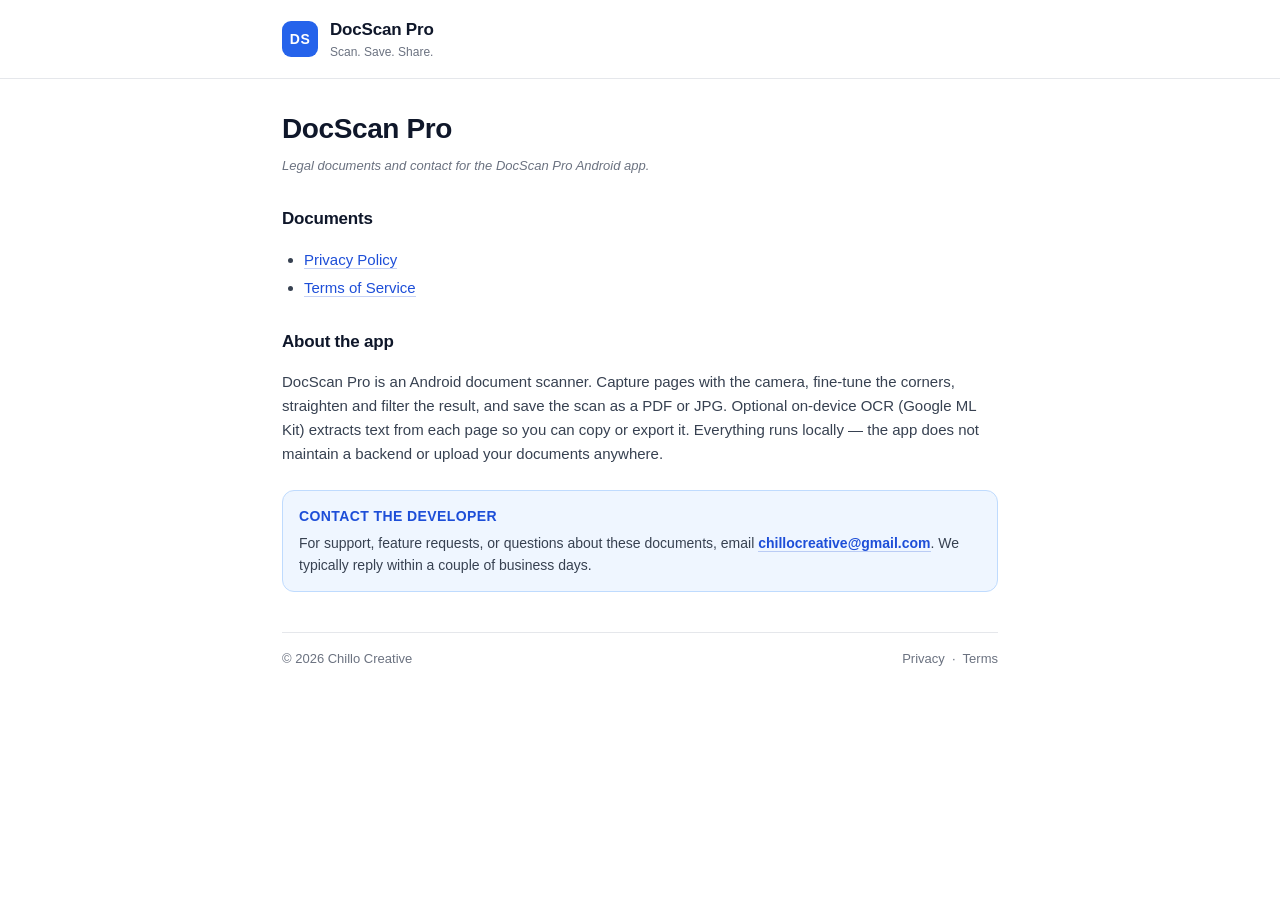
<file: docs/index.html>
<!DOCTYPE html>
<html lang="en">
<head>
  <meta charset="utf-8" />
  <meta name="viewport" content="width=device-width, initial-scale=1" />
  <title>DocScan Pro — legal</title>
  <meta name="description" content="DocScan Pro — Android document scanner. Privacy policy and terms of service." />
  <link rel="stylesheet" href="style.css" />
</head>
<body>
<header class="brand">
  <div class="inner">
    <div class="logo">DS</div>
    <h1>DocScan Pro<small>Scan. Save. Share.</small></h1>
  </div>
</header>
<main>
  <h1 class="page-title">DocScan Pro</h1>
  <p class="lead">Legal documents and contact for the DocScan Pro Android app.</p>

  <h2>Documents</h2>
  <ul>
    <li><a href="privacy.html">Privacy Policy</a></li>
    <li><a href="terms.html">Terms of Service</a></li>
  </ul>

  <h2>About the app</h2>
  <p>
    DocScan Pro is an Android document scanner. Capture pages with the
    camera, fine-tune the corners, straighten and filter the result, and
    save the scan as a PDF or JPG. Optional on-device OCR (Google ML Kit)
    extracts text from each page so you can copy or export it. Everything
    runs locally — the app does not maintain a backend or upload your
    documents anywhere.
  </p>

  <div class="contact-card">
    <h3>Contact the developer</h3>
    <p>
      For support, feature requests, or questions about these documents,
      email <a href="mailto:chillocreative@gmail.com">chillocreative@gmail.com</a>.
      We typically reply within a couple of business days.
    </p>
  </div>

  <footer class="app-foot">
    <span>&copy; 2026 Chillo Creative</span>
    <span>
      <a href="privacy.html">Privacy</a> &nbsp;·&nbsp;
      <a href="terms.html">Terms</a>
    </span>
  </footer>
</main>
</body>
</html>
</file>
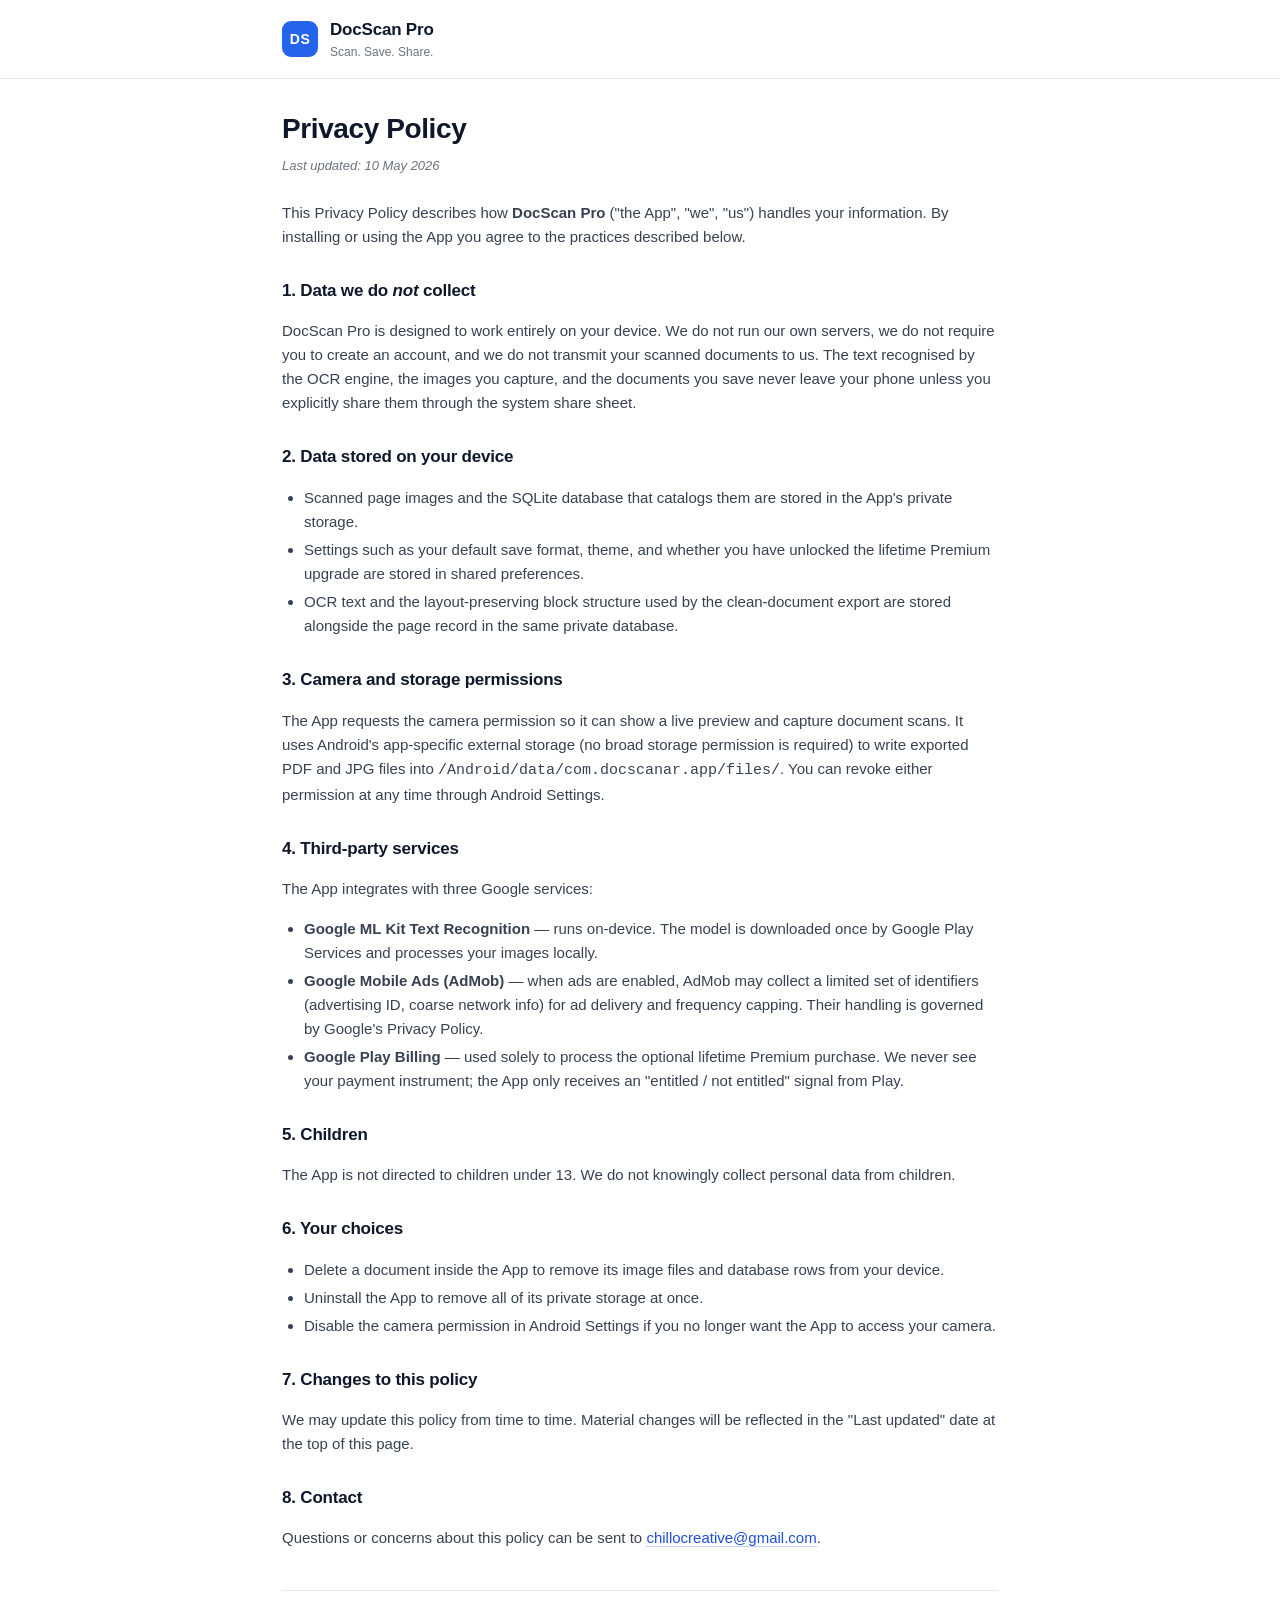
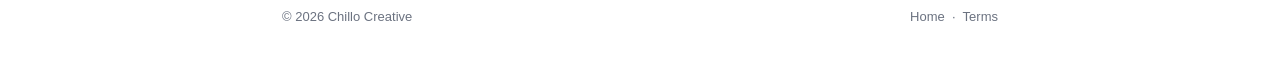
<file: docs/privacy.html>
<!DOCTYPE html>
<html lang="en">
<head>
  <meta charset="utf-8" />
  <meta name="viewport" content="width=device-width, initial-scale=1" />
  <title>DocScan Pro — Privacy Policy</title>
  <meta name="description" content="Privacy policy for the DocScan Pro Android app." />
  <link rel="stylesheet" href="style.css" />
</head>
<body>
<header class="brand">
  <div class="inner">
    <div class="logo">DS</div>
    <h1>DocScan Pro<small>Scan. Save. Share.</small></h1>
  </div>
</header>
<main>
  <h1 class="page-title">Privacy Policy</h1>
  <p class="lead">Last updated: 10 May 2026</p>

  <p>
    This Privacy Policy describes how <strong>DocScan Pro</strong>
    ("the App", "we", "us") handles your information. By installing
    or using the App you agree to the practices described below.
  </p>

  <h2>1. Data we do <em>not</em> collect</h2>
  <p>
    DocScan Pro is designed to work entirely on your device. We do not
    run our own servers, we do not require you to create an account,
    and we do not transmit your scanned documents to us. The text
    recognised by the OCR engine, the images you capture, and the
    documents you save never leave your phone unless you explicitly
    share them through the system share sheet.
  </p>

  <h2>2. Data stored on your device</h2>
  <ul>
    <li>
      Scanned page images and the SQLite database that catalogs them
      are stored in the App's private storage.
    </li>
    <li>
      Settings such as your default save format, theme, and whether
      you have unlocked the lifetime Premium upgrade are stored in
      shared preferences.
    </li>
    <li>
      OCR text and the layout-preserving block structure used by the
      clean-document export are stored alongside the page record in
      the same private database.
    </li>
  </ul>

  <h2>3. Camera and storage permissions</h2>
  <p>
    The App requests the camera permission so it can show a live
    preview and capture document scans. It uses Android's app-specific
    external storage (no broad storage permission is required) to
    write exported PDF and JPG files into
    <code>/Android/data/com.docscanar.app/files/</code>. You can
    revoke either permission at any time through Android Settings.
  </p>

  <h2>4. Third-party services</h2>
  <p>
    The App integrates with three Google services:
  </p>
  <ul>
    <li>
      <strong>Google ML Kit Text Recognition</strong> — runs on-device.
      The model is downloaded once by Google Play Services and
      processes your images locally.
    </li>
    <li>
      <strong>Google Mobile Ads (AdMob)</strong> — when ads are
      enabled, AdMob may collect a limited set of identifiers
      (advertising ID, coarse network info) for ad delivery and
      frequency capping. Their handling is governed by Google's
      Privacy Policy.
    </li>
    <li>
      <strong>Google Play Billing</strong> — used solely to process
      the optional lifetime Premium purchase. We never see your
      payment instrument; the App only receives an
      "entitled / not entitled" signal from Play.
    </li>
  </ul>

  <h2>5. Children</h2>
  <p>
    The App is not directed to children under 13. We do not knowingly
    collect personal data from children.
  </p>

  <h2>6. Your choices</h2>
  <ul>
    <li>
      Delete a document inside the App to remove its image files and
      database rows from your device.
    </li>
    <li>
      Uninstall the App to remove all of its private storage at once.
    </li>
    <li>
      Disable the camera permission in Android Settings if you no
      longer want the App to access your camera.
    </li>
  </ul>

  <h2>7. Changes to this policy</h2>
  <p>
    We may update this policy from time to time. Material changes
    will be reflected in the "Last updated" date at the top of this
    page.
  </p>

  <h2>8. Contact</h2>
  <p>
    Questions or concerns about this policy can be sent to
    <a href="mailto:chillocreative@gmail.com">chillocreative@gmail.com</a>.
  </p>

  <footer class="app-foot">
    <span>&copy; 2026 Chillo Creative</span>
    <span>
      <a href="index.html">Home</a> &nbsp;·&nbsp;
      <a href="terms.html">Terms</a>
    </span>
  </footer>
</main>
</body>
</html>
</file>
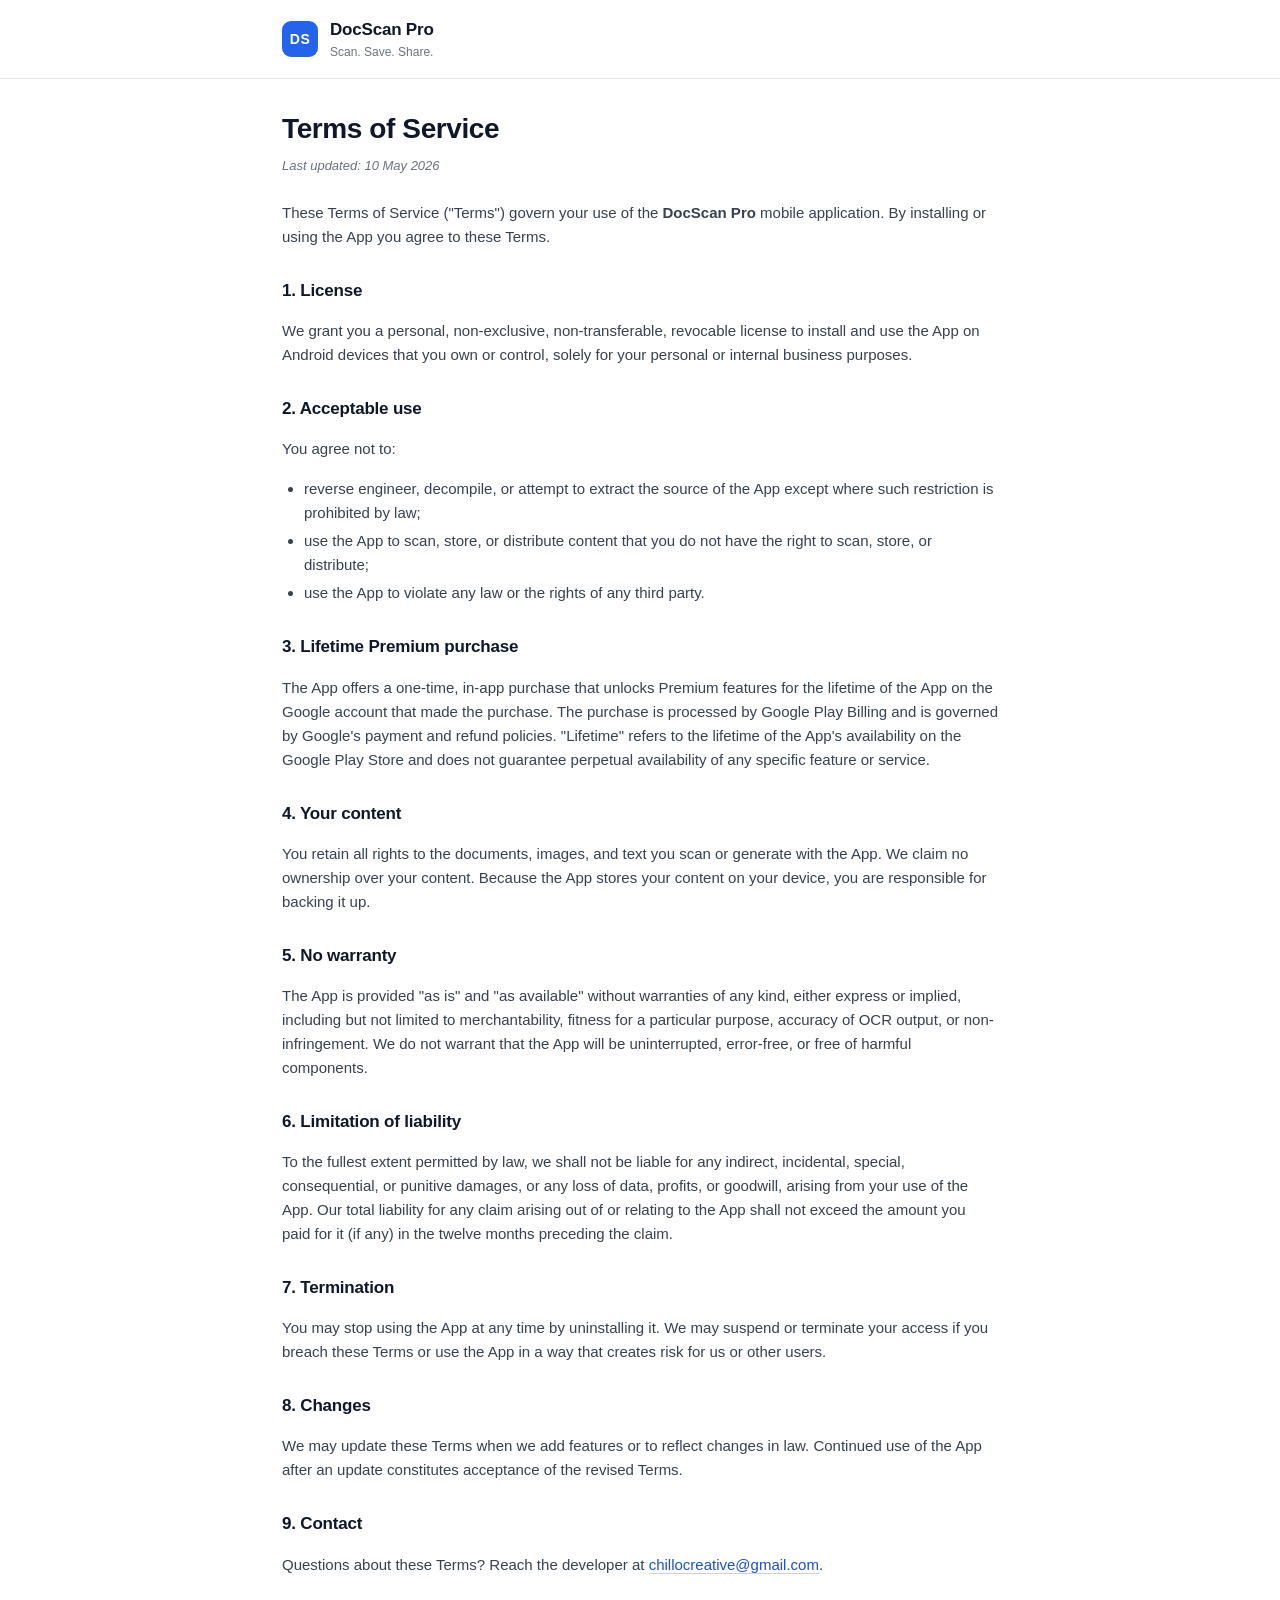
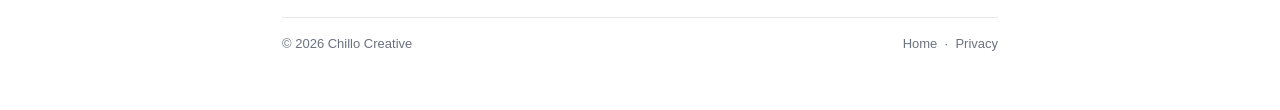
<file: docs/terms.html>
<!DOCTYPE html>
<html lang="en">
<head>
  <meta charset="utf-8" />
  <meta name="viewport" content="width=device-width, initial-scale=1" />
  <title>DocScan Pro — Terms of Service</title>
  <meta name="description" content="Terms of service for the DocScan Pro Android app." />
  <link rel="stylesheet" href="style.css" />
</head>
<body>
<header class="brand">
  <div class="inner">
    <div class="logo">DS</div>
    <h1>DocScan Pro<small>Scan. Save. Share.</small></h1>
  </div>
</header>
<main>
  <h1 class="page-title">Terms of Service</h1>
  <p class="lead">Last updated: 10 May 2026</p>

  <p>
    These Terms of Service ("Terms") govern your use of the
    <strong>DocScan Pro</strong> mobile application. By installing or
    using the App you agree to these Terms.
  </p>

  <h2>1. License</h2>
  <p>
    We grant you a personal, non-exclusive, non-transferable, revocable
    license to install and use the App on Android devices that you
    own or control, solely for your personal or internal business
    purposes.
  </p>

  <h2>2. Acceptable use</h2>
  <p>
    You agree not to:
  </p>
  <ul>
    <li>
      reverse engineer, decompile, or attempt to extract the source
      of the App except where such restriction is prohibited by law;
    </li>
    <li>
      use the App to scan, store, or distribute content that you do
      not have the right to scan, store, or distribute;
    </li>
    <li>
      use the App to violate any law or the rights of any third party.
    </li>
  </ul>

  <h2>3. Lifetime Premium purchase</h2>
  <p>
    The App offers a one-time, in-app purchase that unlocks Premium
    features for the lifetime of the App on the Google account that
    made the purchase. The purchase is processed by Google Play
    Billing and is governed by Google's payment and refund policies.
    "Lifetime" refers to the lifetime of the App's availability on
    the Google Play Store and does not guarantee perpetual
    availability of any specific feature or service.
  </p>

  <h2>4. Your content</h2>
  <p>
    You retain all rights to the documents, images, and text you scan
    or generate with the App. We claim no ownership over your content.
    Because the App stores your content on your device, you are
    responsible for backing it up.
  </p>

  <h2>5. No warranty</h2>
  <p>
    The App is provided "as is" and "as available" without warranties
    of any kind, either express or implied, including but not limited
    to merchantability, fitness for a particular purpose, accuracy of
    OCR output, or non-infringement. We do not warrant that the App
    will be uninterrupted, error-free, or free of harmful components.
  </p>

  <h2>6. Limitation of liability</h2>
  <p>
    To the fullest extent permitted by law, we shall not be liable
    for any indirect, incidental, special, consequential, or punitive
    damages, or any loss of data, profits, or goodwill, arising from
    your use of the App. Our total liability for any claim arising
    out of or relating to the App shall not exceed the amount you
    paid for it (if any) in the twelve months preceding the claim.
  </p>

  <h2>7. Termination</h2>
  <p>
    You may stop using the App at any time by uninstalling it. We may
    suspend or terminate your access if you breach these Terms or use
    the App in a way that creates risk for us or other users.
  </p>

  <h2>8. Changes</h2>
  <p>
    We may update these Terms when we add features or to reflect
    changes in law. Continued use of the App after an update
    constitutes acceptance of the revised Terms.
  </p>

  <h2>9. Contact</h2>
  <p>
    Questions about these Terms? Reach the developer at
    <a href="mailto:chillocreative@gmail.com">chillocreative@gmail.com</a>.
  </p>

  <footer class="app-foot">
    <span>&copy; 2026 Chillo Creative</span>
    <span>
      <a href="index.html">Home</a> &nbsp;·&nbsp;
      <a href="privacy.html">Privacy</a>
    </span>
  </footer>
</main>
</body>
</html>
</file>
<file: docs/style.css>
/* Shared style for the hosted DocScan Pro legal pages.
   Designed for legibility on phones (Play Console reviewers usually
   open these on an Android device) and for printability. */
:root {
  --brand: #2563EB;
  --brand-dark: #1D4ED8;
  --ink: #0F172A;
  --body: #374151;
  --muted: #6B7280;
  --line: #E5E7EB;
  --tint: #EFF6FF;
}

* {
  box-sizing: border-box;
}

html {
  -webkit-text-size-adjust: 100%;
}

body {
  margin: 0;
  font-family: -apple-system, BlinkMacSystemFont, "Segoe UI", Roboto,
    "Helvetica Neue", Arial, sans-serif;
  color: var(--body);
  background: #fff;
  line-height: 1.6;
}

main {
  max-width: 760px;
  margin: 0 auto;
  padding: 28px 22px 56px;
}

header.brand {
  border-bottom: 1px solid var(--line);
  background: #fff;
}

header.brand .inner {
  max-width: 760px;
  margin: 0 auto;
  padding: 16px 22px;
  display: flex;
  align-items: center;
  gap: 12px;
}

header.brand .logo {
  width: 36px;
  height: 36px;
  border-radius: 9px;
  background: var(--brand);
  color: #fff;
  display: flex;
  align-items: center;
  justify-content: center;
  font-weight: 700;
  font-size: 14px;
  letter-spacing: 0.5px;
}

header.brand h1 {
  font-size: 17px;
  font-weight: 700;
  margin: 0;
  color: var(--ink);
  letter-spacing: -0.2px;
}

header.brand h1 small {
  display: block;
  font-size: 12px;
  font-weight: 500;
  color: var(--muted);
  letter-spacing: 0;
}

h1.page-title {
  font-size: 28px;
  color: var(--ink);
  margin: 0 0 4px;
  letter-spacing: -0.4px;
}

p.lead {
  font-size: 13px;
  color: var(--muted);
  font-style: italic;
  margin: 0 0 24px;
}

h2 {
  font-size: 17px;
  color: var(--ink);
  margin-top: 28px;
  margin-bottom: 8px;
  letter-spacing: -0.2px;
}

p,
li {
  font-size: 15px;
  color: var(--body);
}

ul {
  padding-left: 22px;
}

li {
  margin-bottom: 4px;
}

a {
  color: var(--brand-dark);
  text-decoration: none;
  border-bottom: 1px solid rgba(29, 78, 216, 0.25);
}

a:hover {
  border-bottom-color: var(--brand-dark);
}

.contact-card {
  margin: 24px 0 0;
  padding: 14px 16px;
  border-radius: 12px;
  background: var(--tint);
  border: 1px solid #BFDBFE;
}

.contact-card h3 {
  margin: 0 0 4px;
  font-size: 14px;
  color: var(--brand-dark);
  letter-spacing: 0.4px;
  text-transform: uppercase;
}

.contact-card p {
  margin: 0;
  font-size: 14px;
}

.contact-card a {
  font-weight: 600;
}

footer.app-foot {
  border-top: 1px solid var(--line);
  margin-top: 40px;
  padding-top: 16px;
  font-size: 13px;
  color: var(--muted);
  display: flex;
  flex-wrap: wrap;
  gap: 18px;
  justify-content: space-between;
}

footer.app-foot a {
  color: var(--muted);
  border-bottom-color: transparent;
}

footer.app-foot a:hover {
  color: var(--brand-dark);
  border-bottom-color: var(--brand-dark);
}

@media print {
  header.brand,
  footer.app-foot {
    display: none;
  }

  main {
    max-width: 100%;
    padding: 0;
  }
}
</file>
